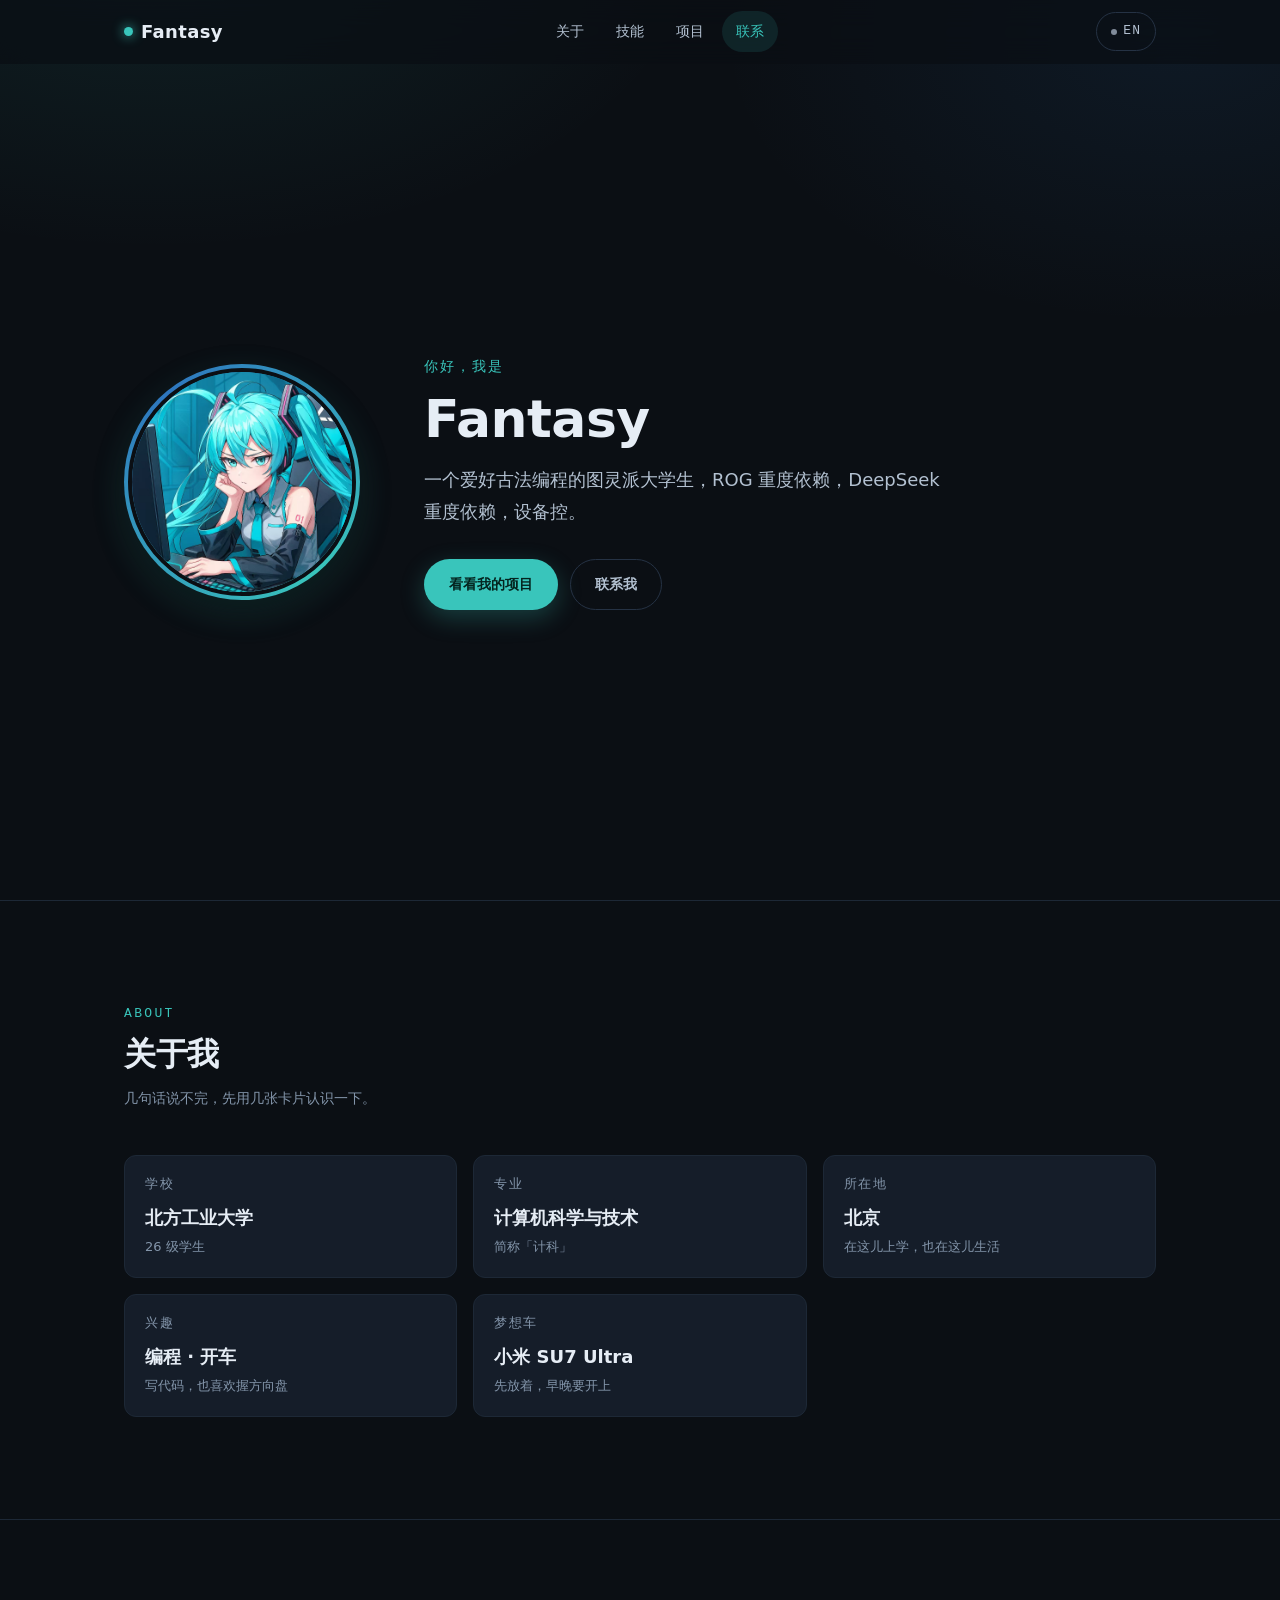
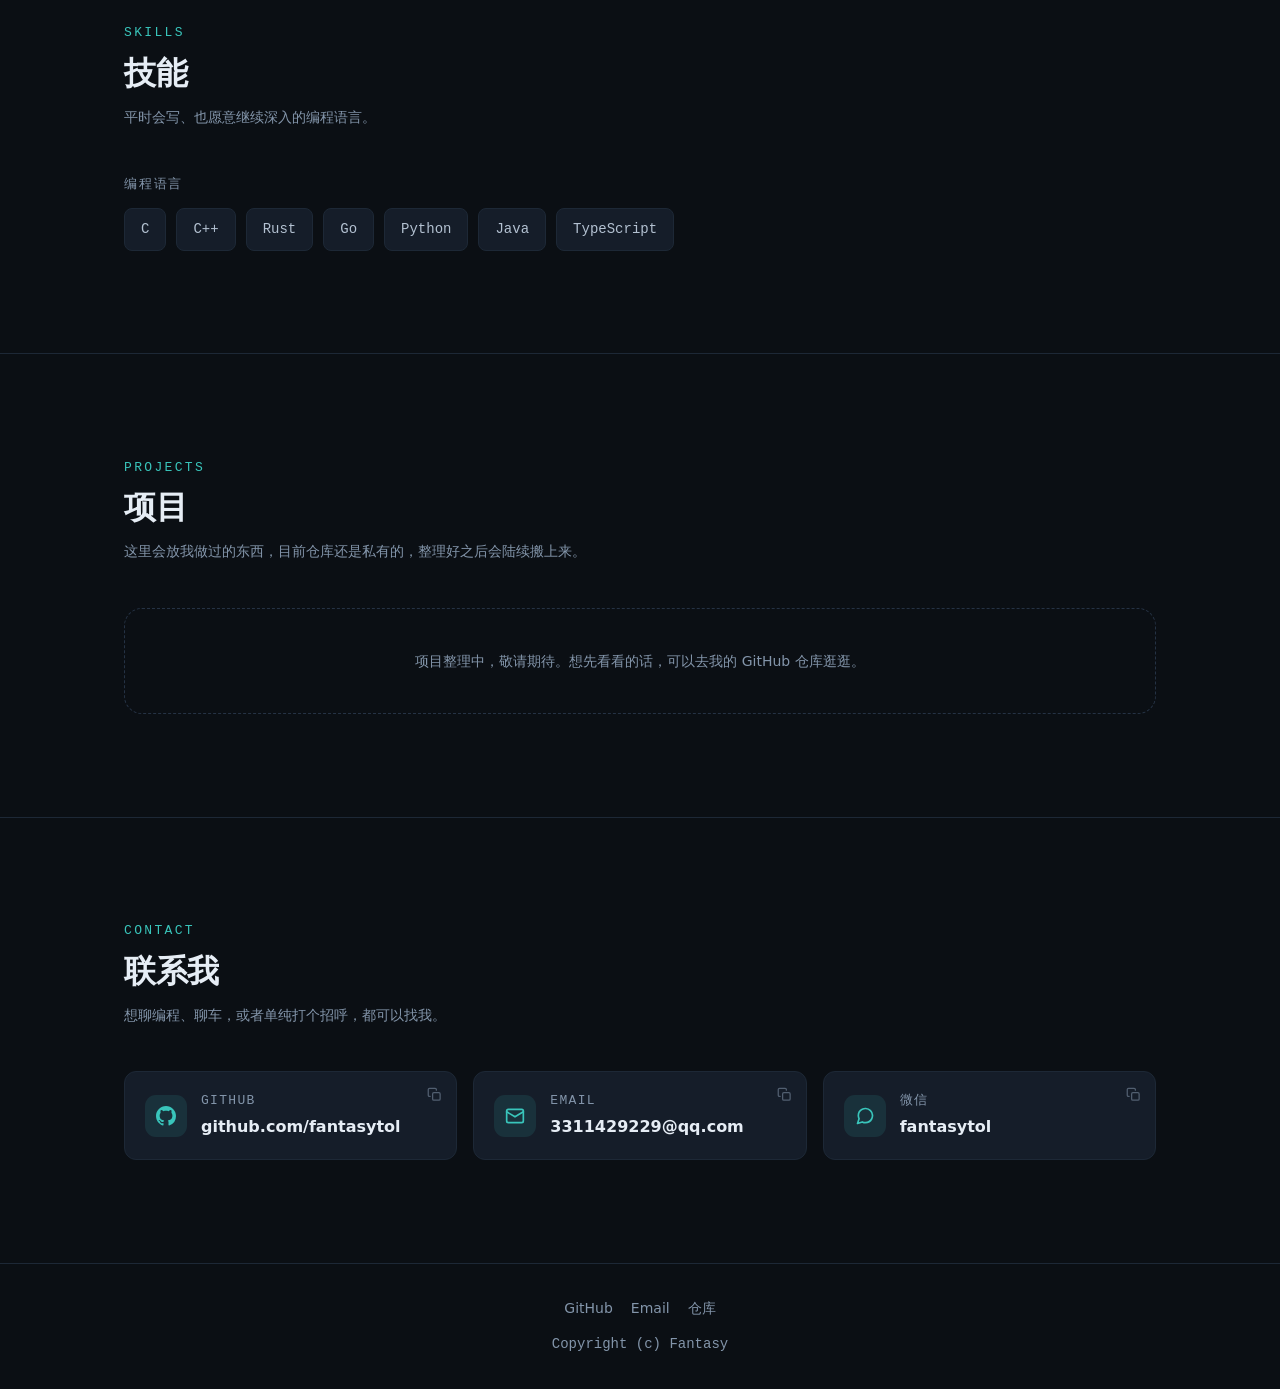
<file: index.html>
<!DOCTYPE html>
<html lang="zh-CN">
<head>
  <meta charset="UTF-8">
  <meta name="viewport" content="width=device-width, initial-scale=1">
  <title>Fantasy</title>
  <meta name="description" content="Fantasy 的个人主页入口，可跳转到中文版或英文版。">
  <link rel="icon" href="assets/SelfIntroduction/%E5%88%9D%E9%9F%B3.jpg">
  <link rel="stylesheet" href="css/SelfIntroduction/base.css">
  <link rel="stylesheet" href="css/SelfIntroduction/layout.css">
  <link rel="stylesheet" href="css/SelfIntroduction/components.css">
  <script src="js/SelfIntroduction/redirect.js" defer></script>
</head>
<body class="entry">
  <main class="entry__box">
    <img class="entry__avatar" src="assets/SelfIntroduction/%E5%88%9D%E9%9F%B3.jpg" alt="Fantasy" width="1024" height="1024">
    <h1 class="entry__title">Fantasy</h1>
    <p class="entry__text">
      正在前往个人主页……<br>
      Redirecting to the homepage…
    </p>
    <p class="entry__links">
      <a class="btn btn--primary" href="html/SelfIntroduction/zh-cn.html">中文版</a>
      <a class="btn btn--ghost" href="html/SelfIntroduction/en.html">English</a>
    </p>
    <noscript>
      <p class="entry__text">你的浏览器未启用 JavaScript，请点击上面的按钮选择语言。</p>
    </noscript>
  </main>
</body>
</html>
</file>
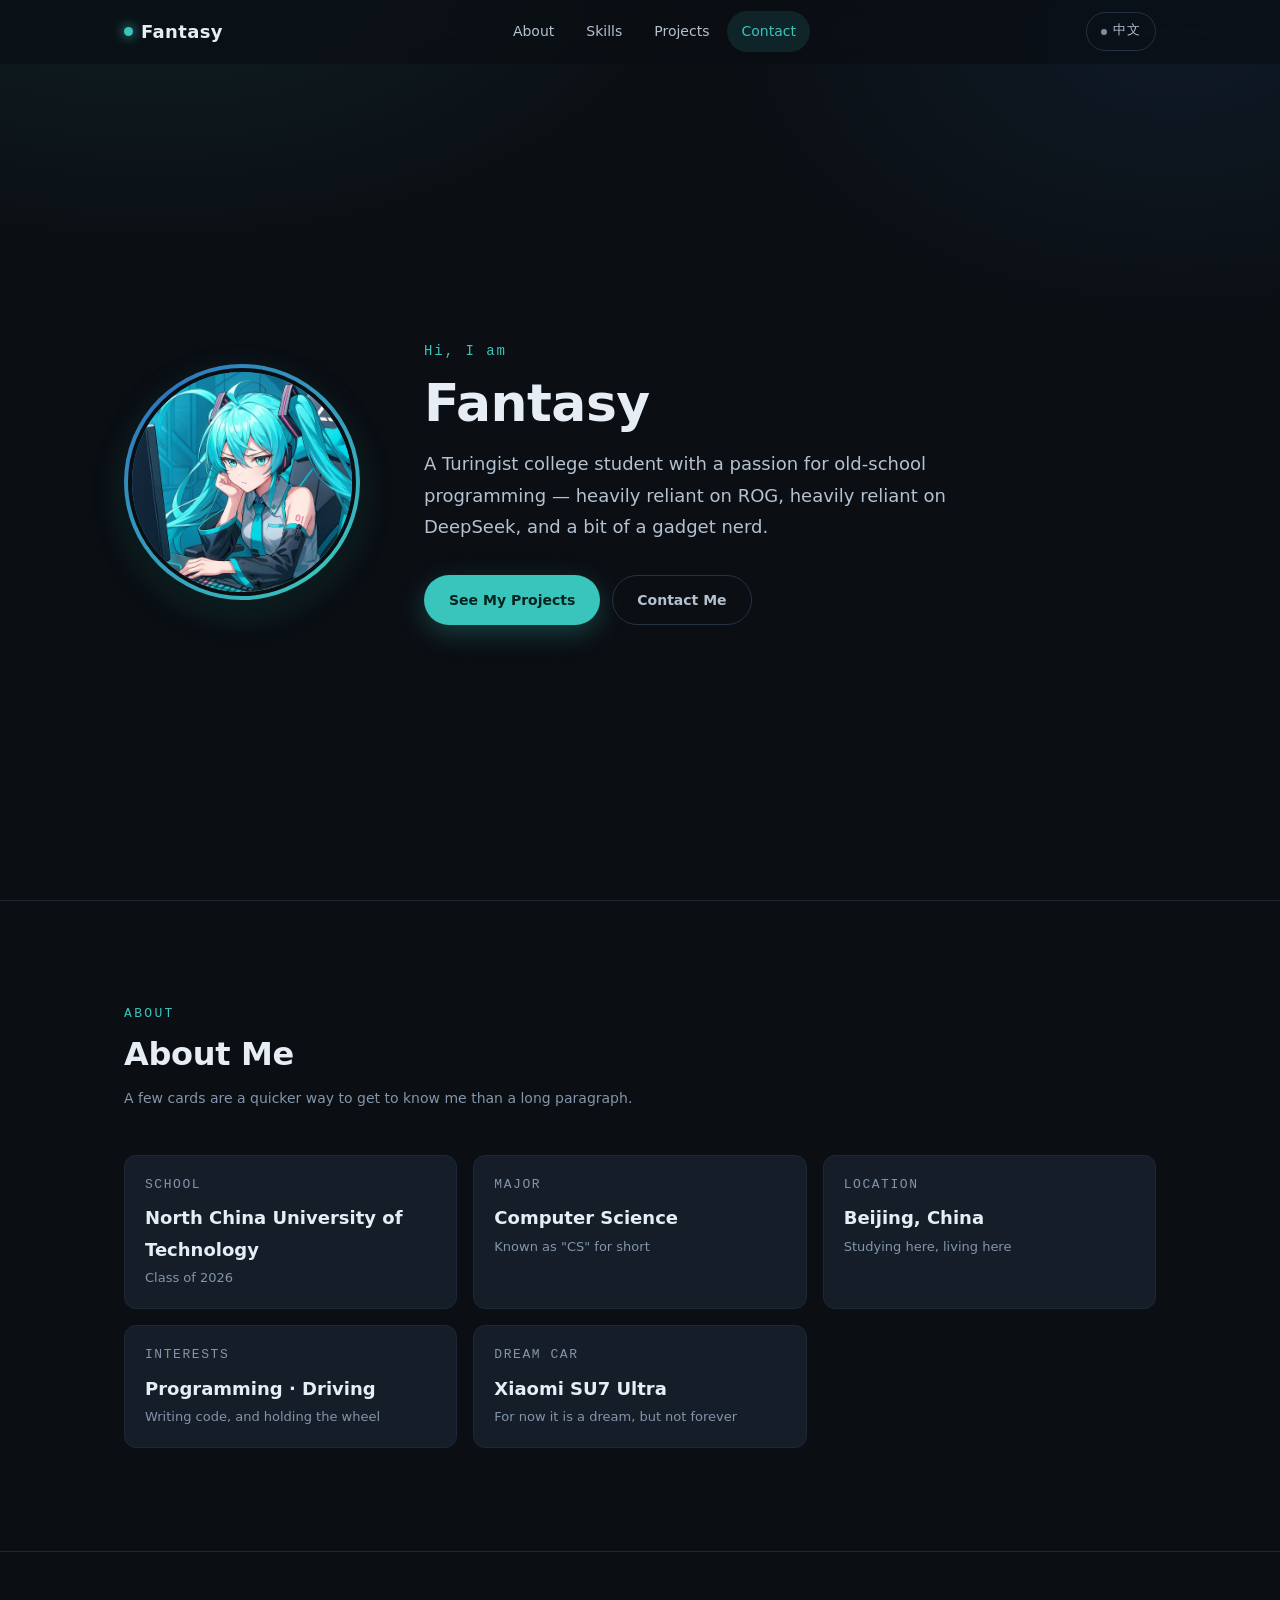
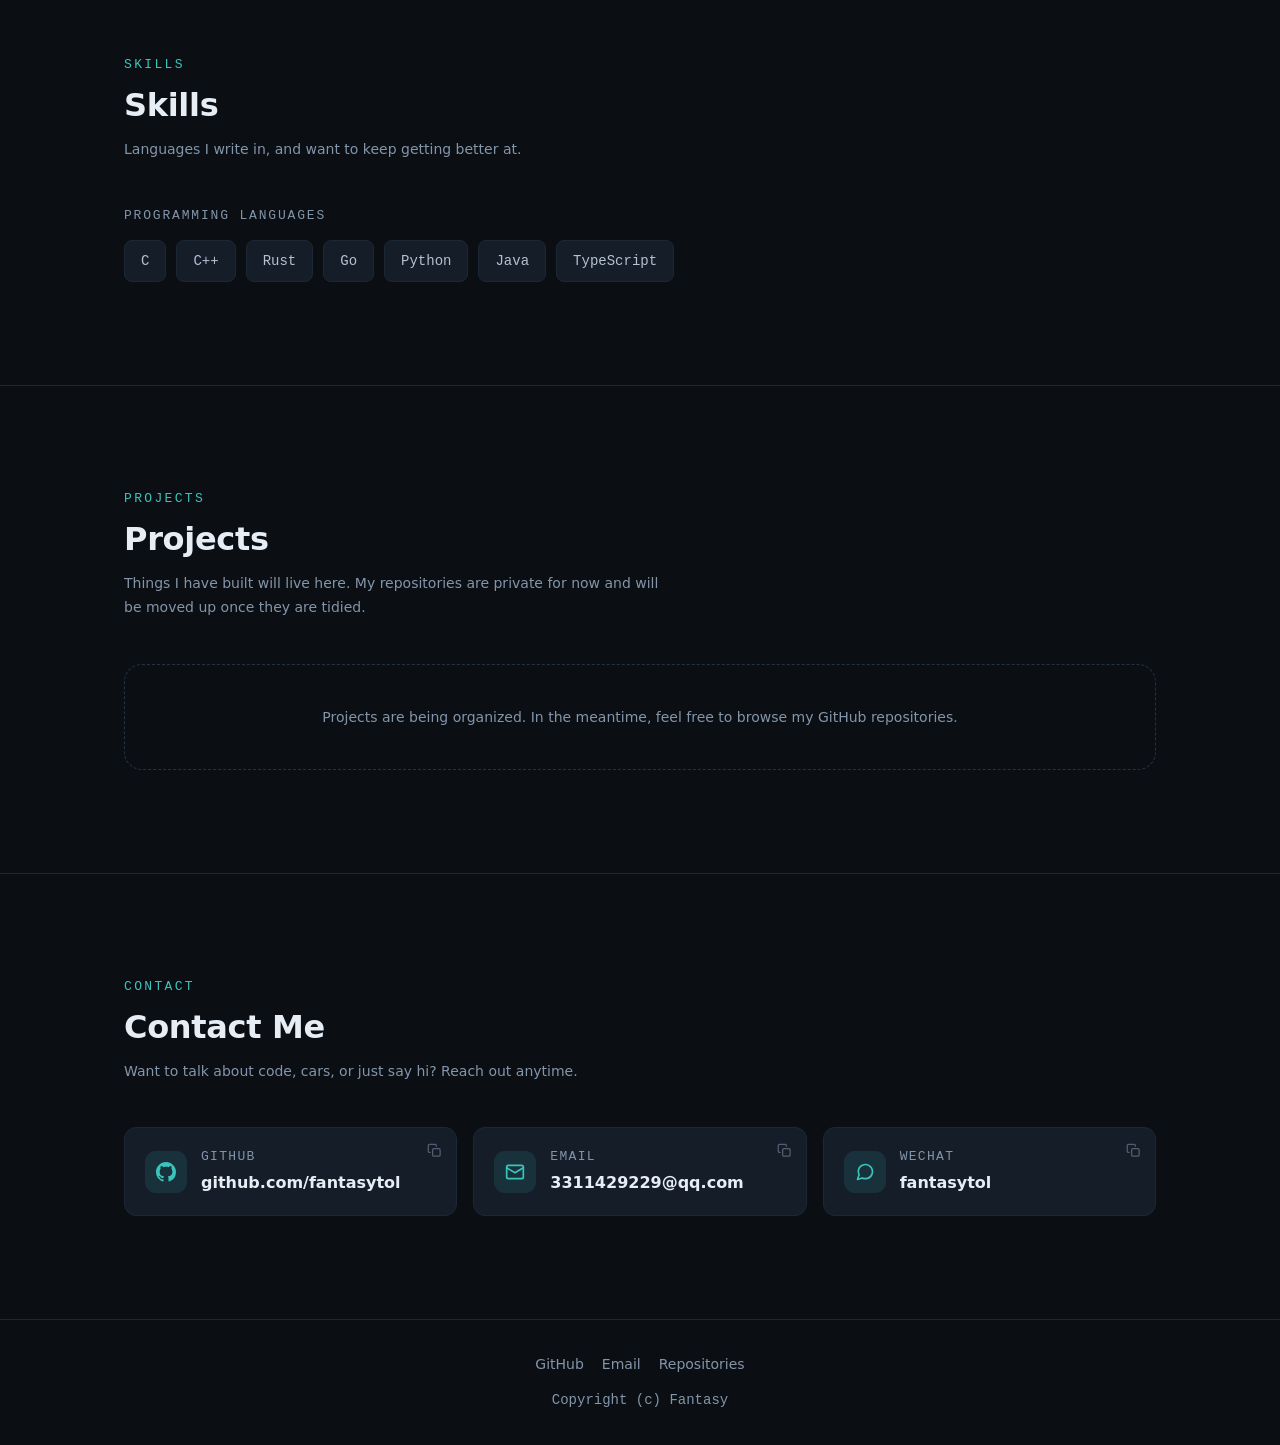
<file: html/SelfIntroduction/en.html>
<!DOCTYPE html>
<html lang="en">
<head>
  <meta charset="UTF-8">
  <meta name="viewport" content="width=device-width, initial-scale=1">
  <title>Fantasy · Homepage</title>
  <meta name="description" content="Fantasy's personal homepage — a university student who loves programming, studying Computer Science at North China University of Technology.">
  <meta name="author" content="Fantasy">
  <link rel="icon" href="../../assets/SelfIntroduction/%E5%88%9D%E9%9F%B3.jpg">
  <link rel="alternate" hreflang="zh-CN" href="zh-cn.html">
  <link rel="stylesheet" href="../../css/SelfIntroduction/base.css">
  <link rel="stylesheet" href="../../css/SelfIntroduction/layout.css">
  <link rel="stylesheet" href="../../css/SelfIntroduction/components.css">
</head>
<body>
  <a class="skip-link" href="#main">Skip to main content</a>

  <!-- ====================== Navigation ====================== -->
  <header class="nav" id="nav">
    <div class="container nav__inner">
      <a class="nav__logo" href="#top">Fantasy</a>

      <nav aria-label="Main navigation">
        <ul class="nav__list" id="nav-list">
          <li><a class="nav__link" href="#about">About</a></li>
          <li><a class="nav__link" href="#skills">Skills</a></li>
          <li><a class="nav__link" href="#projects">Projects</a></li>
          <li><a class="nav__link" href="#contact">Contact</a></li>
        </ul>
      </nav>

      <div class="nav__actions">
        <a class="lang-switch" href="zh-cn.html" data-lang="zh-cn" hreflang="zh-CN" lang="zh-CN" title="切换到中文">中文</a>
        <button class="nav__toggle" type="button" aria-expanded="false" aria-controls="nav-list" aria-label="Open navigation menu">
          <span class="nav__toggle-bars"></span>
        </button>
      </div>
    </div>
  </header>

  <main id="main">

    <!-- ====================== Hero ====================== -->
    <section class="section section--hero" id="top">
      <div class="container hero__grid">
        <div class="avatar reveal">
          <img class="avatar__img" src="../../assets/SelfIntroduction/%E5%88%9D%E9%9F%B3.jpg" alt="Fantasy's avatar" width="1024" height="1024">
        </div>

        <div class="hero__content">
          <p class="hero__eyebrow reveal">Hi, I am</p>
          <h1 class="hero__name reveal">Fantasy</h1>
          <p class="hero__tagline reveal">A Turingist college student with a passion for old-school programming — heavily reliant on ROG, heavily reliant on DeepSeek, and a bit of a gadget nerd.</p>

          <div class="hero__actions reveal">
            <a class="btn btn--primary" href="https://github.com/fantasytol?tab=repositories" target="_blank" rel="noopener">See My Projects</a>
            <a class="btn btn--ghost" href="#contact">Contact Me</a>
          </div>
        </div>
      </div>
    </section>

    <!-- ====================== About ====================== -->
    <section class="section" id="about">
      <div class="container">
        <div class="section__head reveal">
          <p class="section__eyebrow">About</p>
          <h2 class="section__title">About Me</h2>
          <p class="section__desc">A few cards are a quicker way to get to know me than a long paragraph.</p>
        </div>

        <div class="about__grid">
          <div class="info-card reveal">
            <p class="info-card__label">School</p>
            <p class="info-card__value">North China University of Technology</p>
            <p class="info-card__hint">Class of 2026</p>
          </div>

          <div class="info-card reveal">
            <p class="info-card__label">Major</p>
            <p class="info-card__value">Computer Science</p>
            <p class="info-card__hint">Known as "CS" for short</p>
          </div>

          <div class="info-card reveal">
            <p class="info-card__label">Location</p>
            <p class="info-card__value">Beijing, China</p>
            <p class="info-card__hint">Studying here, living here</p>
          </div>

          <div class="info-card reveal">
            <p class="info-card__label">Interests</p>
            <p class="info-card__value">Programming · Driving</p>
            <p class="info-card__hint">Writing code, and holding the wheel</p>
          </div>

          <div class="info-card reveal">
            <p class="info-card__label">Dream Car</p>
            <p class="info-card__value">Xiaomi SU7 Ultra</p>
            <p class="info-card__hint">For now it is a dream, but not forever</p>
          </div>
        </div>
      </div>
    </section>

    <!-- ====================== Skills ====================== -->
    <section class="section" id="skills">
      <div class="container">
        <div class="section__head reveal">
          <p class="section__eyebrow">Skills</p>
          <h2 class="section__title">Skills</h2>
          <p class="section__desc">Languages I write in, and want to keep getting better at.</p>
        </div>

        <div class="skills__group reveal">
          <p class="skills__label">Programming Languages</p>
          <ul class="tag-list">
            <li class="tag">C</li>
            <li class="tag">C++</li>
            <li class="tag">Rust</li>
            <li class="tag">Go</li>
            <li class="tag">Python</li>
            <li class="tag">Java</li>
            <li class="tag">TypeScript</li>
          </ul>
        </div>
      </div>
    </section>

    <!-- ====================== Projects ====================== -->
    <section class="section" id="projects">
      <div class="container">
        <div class="section__head reveal">
          <p class="section__eyebrow">Projects</p>
          <h2 class="section__title">Projects</h2>
          <p class="section__desc">Things I have built will live here. My repositories are private for now and will be moved up once they are tidied.</p>
        </div>

        <div class="projects__grid">

          <!--
            Project card template: to add a project, copy the block below and remove the comment wrapper.
            Put images under assets/SelfIntroduction/, and prepare thumbnails in a 16:9 ratio.

            <article class="project-card">
              <div class="project-card__thumb">
                <img src="../../assets/SelfIntroduction/project-thumb.jpg" alt="Project screenshot" width="640" height="360">
              </div>
              <div class="project-card__body">
                <h3 class="project-card__title">Project Name</h3>
                <p class="project-card__desc">One sentence about what this project does and what problem it solves.</p>
                <ul class="project-card__tags">
                  <li class="chip">Language</li>
                  <li class="chip">Framework</li>
                </ul>
                <div class="project-card__links">
                  <a class="link-arrow" href="https://github.com/fantasytol" target="_blank" rel="noopener">Source</a>
                  <a class="link-arrow" href="#">Live Demo</a>
                </div>
              </div>
            </article>
          -->

          <p class="empty-state">Projects are being organized. In the meantime, feel free to browse my GitHub repositories.</p>
        </div>
      </div>
    </section>

    <!-- ====================== Contact ====================== -->
    <section class="section" id="contact">
      <div class="container">
        <div class="section__head reveal">
          <p class="section__eyebrow">Contact</p>
          <h2 class="section__title">Contact Me</h2>
          <p class="section__desc">Want to talk about code, cars, or just say hi? Reach out anytime.</p>
        </div>

        <div class="contact__grid">
          <div class="contact-card reveal" data-copy="https://github.com/fantasytol">
            <button class="copy-btn" type="button" data-copy-target aria-label="Copy GitHub link" title="Copy link">
              <svg viewBox="0 0 24 24" width="15" height="15" fill="none" stroke="currentColor" stroke-width="2" stroke-linecap="round" stroke-linejoin="round" aria-hidden="true"><rect x="9" y="9" width="12" height="12" rx="2"/><path d="M5 15H4a2 2 0 0 1-2-2V4a2 2 0 0 1 2-2h9a2 2 0 0 1 2 2v1"/></svg>
            </button>
            <span class="contact-card__icon" aria-hidden="true">
              <svg viewBox="0 0 16 16" width="20" height="20" fill="currentColor"><path d="M8 0C3.58 0 0 3.58 0 8c0 3.54 2.29 6.53 5.47 7.59.4.07.55-.17.55-.38 0-.19-.01-.82-.01-1.49-2.01.37-2.53-.49-2.69-.94-.09-.23-.48-.94-.82-1.13-.28-.15-.68-.52-.01-.53.63-.01 1.08.58 1.23.82.72 1.21 1.87.87 2.33.66.07-.52.28-.87.51-1.07-1.78-.2-3.64-.89-3.64-3.95 0-.87.31-1.59.82-2.15-.08-.2-.36-1.02.08-2.12 0 0 .67-.21 2.2.82.64-.18 1.32-.27 2-.27s1.36.09 2 .27c1.53-1.04 2.2-.82 2.2-.82.44 1.1.16 1.92.08 2.12.51.56.82 1.27.82 2.15 0 3.07-1.87 3.75-3.65 3.95.29.25.54.73.54 1.48 0 1.07-.01 1.93-.01 2.2 0 .21.15.46.55.38A8.01 8.01 0 0 0 16 8c0-4.42-3.58-8-8-8Z"/></svg>
            </span>
            <span class="contact-card__body">
              <span class="contact-card__label">GitHub</span>
              <span class="contact-card__value">github.com/fantasytol</span>
            </span>
          </div>

          <div class="contact-card reveal" data-copy="3311429229@qq.com">
            <button class="copy-btn" type="button" data-copy-target aria-label="Copy email address" title="Copy email">
              <svg viewBox="0 0 24 24" width="15" height="15" fill="none" stroke="currentColor" stroke-width="2" stroke-linecap="round" stroke-linejoin="round" aria-hidden="true"><rect x="9" y="9" width="12" height="12" rx="2"/><path d="M5 15H4a2 2 0 0 1-2-2V4a2 2 0 0 1 2-2h9a2 2 0 0 1 2 2v1"/></svg>
            </button>
            <span class="contact-card__icon" aria-hidden="true">
              <svg viewBox="0 0 24 24" width="20" height="20" fill="none" stroke="currentColor" stroke-width="2" stroke-linecap="round" stroke-linejoin="round"><rect x="2" y="4" width="20" height="16" rx="2"/><path d="m2 7 10 6 10-6"/></svg>
            </span>
            <span class="contact-card__body">
              <span class="contact-card__label">Email</span>
              <span class="contact-card__value">3311429229@qq.com</span>
            </span>
          </div>

          <div class="contact-card reveal" data-copy="fantasytol">
            <button class="copy-btn" type="button" data-copy-target aria-label="Copy WeChat ID" title="Copy WeChat ID">
              <svg viewBox="0 0 24 24" width="15" height="15" fill="none" stroke="currentColor" stroke-width="2" stroke-linecap="round" stroke-linejoin="round" aria-hidden="true"><rect x="9" y="9" width="12" height="12" rx="2"/><path d="M5 15H4a2 2 0 0 1-2-2V4a2 2 0 0 1 2-2h9a2 2 0 0 1 2 2v1"/></svg>
            </button>
            <span class="contact-card__icon" aria-hidden="true">
              <svg viewBox="0 0 24 24" width="20" height="20" fill="none" stroke="currentColor" stroke-width="2" stroke-linecap="round" stroke-linejoin="round"><path d="M21 11.5a8.38 8.38 0 0 1-.9 3.8 8.5 8.5 0 0 1-7.6 4.7 8.38 8.38 0 0 1-3.8-.9L3 21l1.9-5.7a8.38 8.38 0 0 1-.9-3.8 8.5 8.5 0 0 1 4.7-7.6 8.38 8.38 0 0 1 3.8-.9h.5a8.48 8.48 0 0 1 8 8V11Z"/></svg>
            </span>
            <span class="contact-card__body">
              <span class="contact-card__label">WeChat</span>
              <span class="contact-card__value">fantasytol</span>
            </span>
          </div>
        </div>
      </div>
    </section>
  </main>

  <!-- ====================== Footer ====================== -->
  <footer class="footer">
    <div class="container footer__inner">
      <nav class="footer__social" aria-label="Social links">
        <a href="https://github.com/fantasytol" target="_blank" rel="noopener">GitHub</a>
        <a href="mailto:3311429229@qq.com">Email</a>
        <a href="https://github.com/fantasytol?tab=repositories" target="_blank" rel="noopener">Repositories</a>
      </nav>
      <p class="footer__copy">Copyright (c) Fantasy</p>
    </div>
  </footer>

  <script src="../../js/SelfIntroduction/nav.js" defer></script>
  <script src="../../js/SelfIntroduction/reveal.js" defer></script>
  <script src="../../js/SelfIntroduction/copy.js" defer></script>
</body>
</html>
</file>
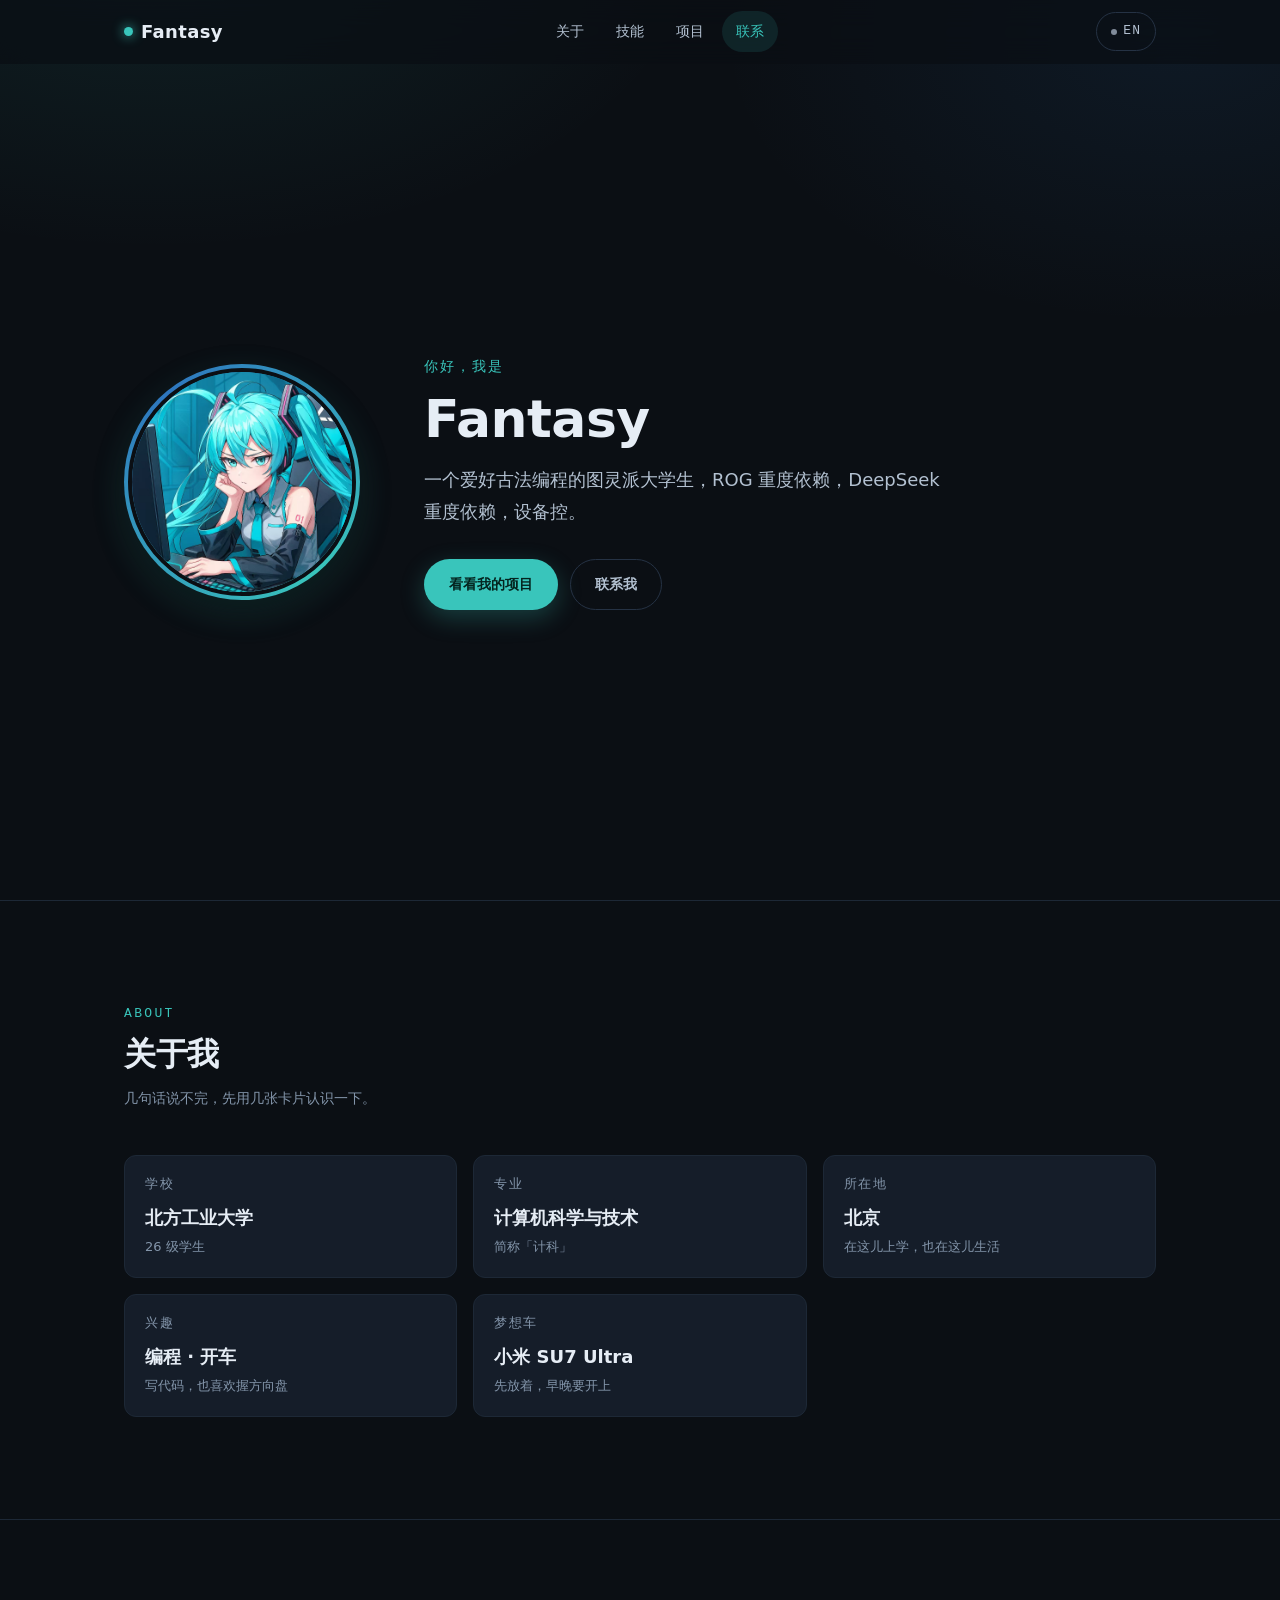
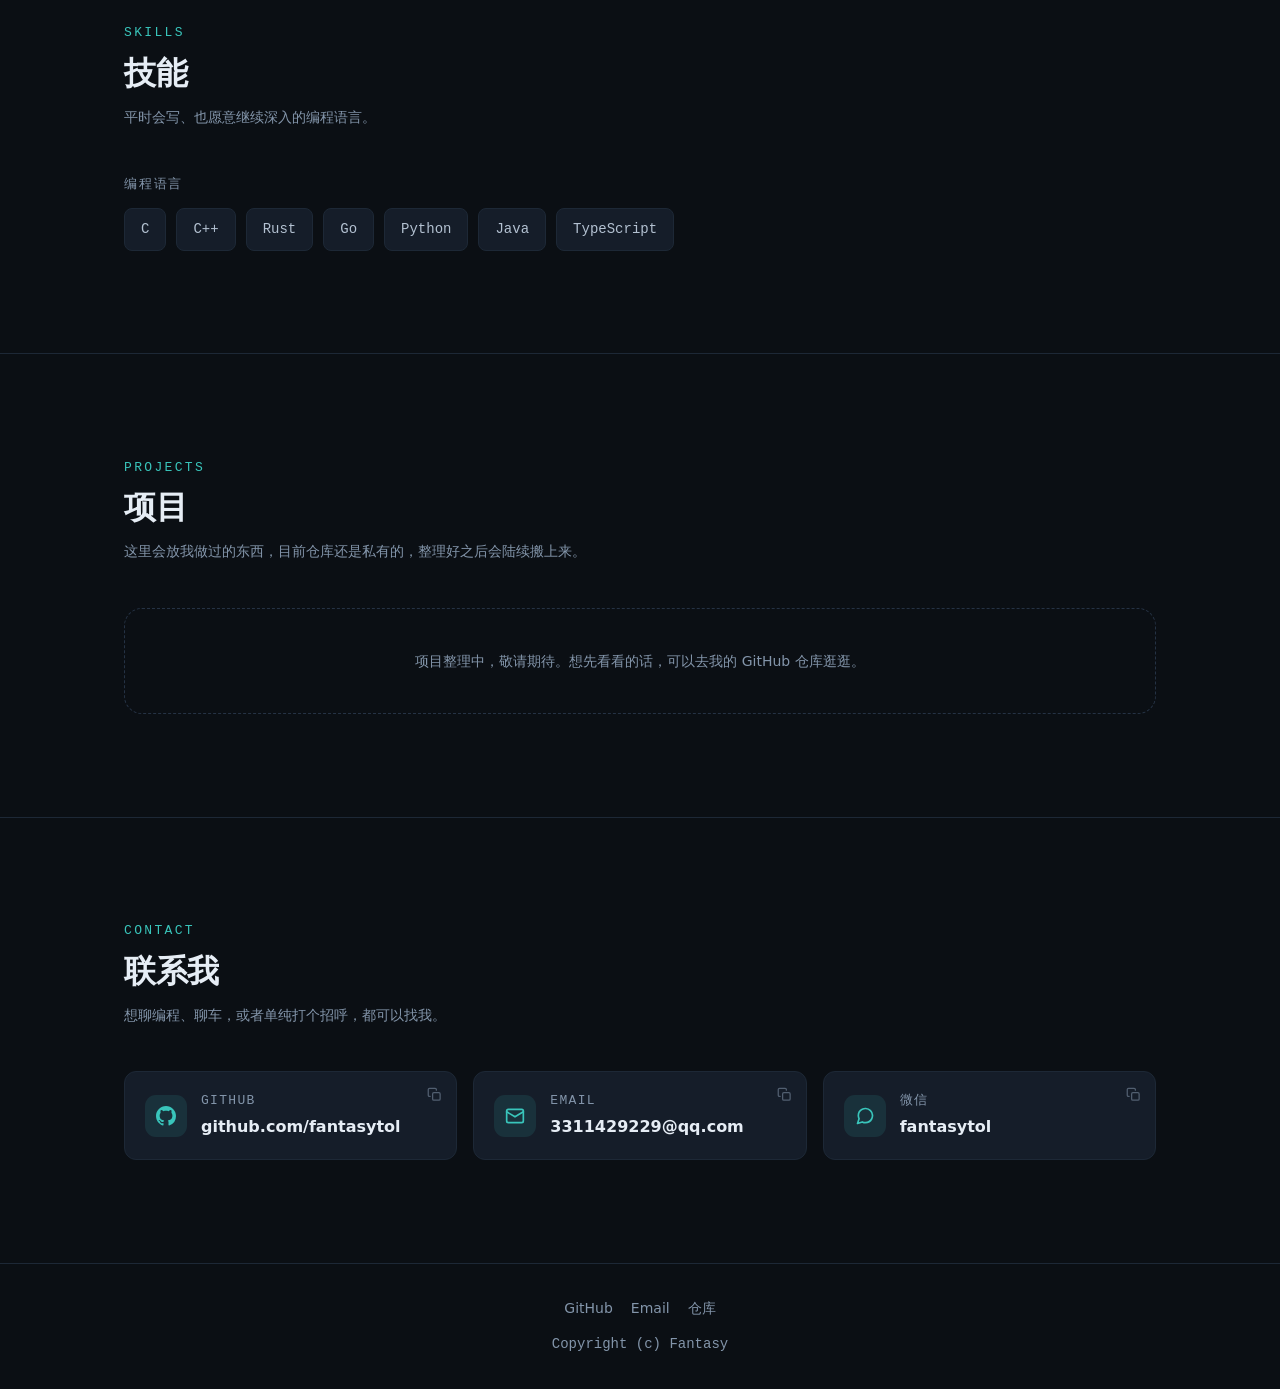
<file: html/SelfIntroduction/zh-cn.html>
<!DOCTYPE html>
<html lang="zh-CN">
<head>
  <meta charset="UTF-8">
  <meta name="viewport" content="width=device-width, initial-scale=1">
  <title>Fantasy · 个人主页</title>
  <meta name="description" content="Fantasy 的个人主页 —— 一个爱好编程的大学生，北方工业大学计算机科学与技术专业，热爱编程与开车。">
  <meta name="author" content="Fantasy">
  <link rel="icon" href="../../assets/SelfIntroduction/%E5%88%9D%E9%9F%B3.jpg">
  <link rel="alternate" hreflang="en" href="en.html">
  <link rel="stylesheet" href="../../css/SelfIntroduction/base.css">
  <link rel="stylesheet" href="../../css/SelfIntroduction/layout.css">
  <link rel="stylesheet" href="../../css/SelfIntroduction/components.css">
</head>
<body>
  <a class="skip-link" href="#main">跳到主要内容</a>

  <!-- ====================== 导航栏 ====================== -->
  <header class="nav" id="nav">
    <div class="container nav__inner">
      <a class="nav__logo" href="#top">Fantasy</a>

      <nav aria-label="主导航">
        <ul class="nav__list" id="nav-list">
          <li><a class="nav__link" href="#about">关于</a></li>
          <li><a class="nav__link" href="#skills">技能</a></li>
          <li><a class="nav__link" href="#projects">项目</a></li>
          <li><a class="nav__link" href="#contact">联系</a></li>
        </ul>
      </nav>

      <div class="nav__actions">
        <a class="lang-switch" href="en.html" data-lang="en" hreflang="en" lang="en" title="Switch to English">EN</a>
        <button class="nav__toggle" type="button" aria-expanded="false" aria-controls="nav-list" aria-label="打开导航菜单">
          <span class="nav__toggle-bars"></span>
        </button>
      </div>
    </div>
  </header>

  <main id="main">

    <!-- ====================== Hero 主视觉 ====================== -->
    <section class="section section--hero" id="top">
      <div class="container hero__grid">
        <div class="avatar reveal">
          <img class="avatar__img" src="../../assets/SelfIntroduction/%E5%88%9D%E9%9F%B3.jpg" alt="Fantasy 的头像" width="1024" height="1024">
        </div>

        <div class="hero__content">
          <p class="hero__eyebrow reveal">你好，我是</p>
          <h1 class="hero__name reveal">Fantasy</h1>
          <p class="hero__tagline reveal">一个爱好古法编程的图灵派大学生，ROG 重度依赖，DeepSeek 重度依赖，设备控。</p>

          <div class="hero__actions reveal">
            <a class="btn btn--primary" href="https://github.com/fantasytol?tab=repositories" target="_blank" rel="noopener">看看我的项目</a>
            <a class="btn btn--ghost" href="#contact">联系我</a>
          </div>
        </div>
      </div>
    </section>

    <!-- ====================== 关于我 ====================== -->
    <section class="section" id="about">
      <div class="container">
        <div class="section__head reveal">
          <p class="section__eyebrow">About</p>
          <h2 class="section__title">关于我</h2>
          <p class="section__desc">几句话说不完，先用几张卡片认识一下。</p>
        </div>

        <div class="about__grid">
          <div class="info-card reveal">
            <p class="info-card__label">学校</p>
            <p class="info-card__value">北方工业大学</p>
            <p class="info-card__hint">26 级学生</p>
          </div>

          <div class="info-card reveal">
            <p class="info-card__label">专业</p>
            <p class="info-card__value">计算机科学与技术</p>
            <p class="info-card__hint">简称「计科」</p>
          </div>

          <div class="info-card reveal">
            <p class="info-card__label">所在地</p>
            <p class="info-card__value">北京</p>
            <p class="info-card__hint">在这儿上学，也在这儿生活</p>
          </div>

          <div class="info-card reveal">
            <p class="info-card__label">兴趣</p>
            <p class="info-card__value">编程 · 开车</p>
            <p class="info-card__hint">写代码，也喜欢握方向盘</p>
          </div>

          <div class="info-card reveal">
            <p class="info-card__label">梦想车</p>
            <p class="info-card__value">小米 SU7 Ultra</p>
            <p class="info-card__hint">先放着，早晚要开上</p>
          </div>
        </div>
      </div>
    </section>

    <!-- ====================== 技能 ====================== -->
    <section class="section" id="skills">
      <div class="container">
        <div class="section__head reveal">
          <p class="section__eyebrow">Skills</p>
          <h2 class="section__title">技能</h2>
          <p class="section__desc">平时会写、也愿意继续深入的编程语言。</p>
        </div>

        <div class="skills__group reveal">
          <p class="skills__label">编程语言</p>
          <ul class="tag-list">
            <li class="tag">C</li>
            <li class="tag">C++</li>
            <li class="tag">Rust</li>
            <li class="tag">Go</li>
            <li class="tag">Python</li>
            <li class="tag">Java</li>
            <li class="tag">TypeScript</li>
          </ul>
        </div>
      </div>
    </section>

    <!-- ====================== 项目 ====================== -->
    <section class="section" id="projects">
      <div class="container">
        <div class="section__head reveal">
          <p class="section__eyebrow">Projects</p>
          <h2 class="section__title">项目</h2>
          <p class="section__desc">这里会放我做过的东西，目前仓库还是私有的，整理好之后会陆续搬上来。</p>
        </div>

        <div class="projects__grid">

          <!--
            项目卡片模板：需要新增项目时，把下面整段复制出来，去掉注释包裹即可。
            图片建议放在 assets/SelfIntroduction/ 下，缩略图按 16:9 比例准备。

            <article class="project-card">
              <div class="project-card__thumb">
                <img src="../../assets/SelfIntroduction/项目缩略图.jpg" alt="项目截图" width="640" height="360">
              </div>
              <div class="project-card__body">
                <h3 class="project-card__title">项目名称</h3>
                <p class="project-card__desc">一句话说明这个项目做了什么、解决了什么问题。</p>
                <ul class="project-card__tags">
                  <li class="chip">语言</li>
                  <li class="chip">框架</li>
                </ul>
                <div class="project-card__links">
                  <a class="link-arrow" href="https://github.com/fantasytol" target="_blank" rel="noopener">源码</a>
                  <a class="link-arrow" href="#">在线预览</a>
                </div>
              </div>
            </article>
          -->

          <p class="empty-state">项目整理中，敬请期待。想先看看的话，可以去我的 GitHub 仓库逛逛。</p>
        </div>
      </div>
    </section>

    <!-- ====================== 联系我 ====================== -->
    <section class="section" id="contact">
      <div class="container">
        <div class="section__head reveal">
          <p class="section__eyebrow">Contact</p>
          <h2 class="section__title">联系我</h2>
          <p class="section__desc">想聊编程、聊车，或者单纯打个招呼，都可以找我。</p>
        </div>

        <div class="contact__grid">
          <div class="contact-card reveal" data-copy="https://github.com/fantasytol">
            <button class="copy-btn" type="button" data-copy-target aria-label="复制 GitHub 链接" title="复制链接">
              <svg viewBox="0 0 24 24" width="15" height="15" fill="none" stroke="currentColor" stroke-width="2" stroke-linecap="round" stroke-linejoin="round" aria-hidden="true"><rect x="9" y="9" width="12" height="12" rx="2"/><path d="M5 15H4a2 2 0 0 1-2-2V4a2 2 0 0 1 2-2h9a2 2 0 0 1 2 2v1"/></svg>
            </button>
            <span class="contact-card__icon" aria-hidden="true">
              <svg viewBox="0 0 16 16" width="20" height="20" fill="currentColor"><path d="M8 0C3.58 0 0 3.58 0 8c0 3.54 2.29 6.53 5.47 7.59.4.07.55-.17.55-.38 0-.19-.01-.82-.01-1.49-2.01.37-2.53-.49-2.69-.94-.09-.23-.48-.94-.82-1.13-.28-.15-.68-.52-.01-.53.63-.01 1.08.58 1.23.82.72 1.21 1.87.87 2.33.66.07-.52.28-.87.51-1.07-1.78-.2-3.64-.89-3.64-3.95 0-.87.31-1.59.82-2.15-.08-.2-.36-1.02.08-2.12 0 0 .67-.21 2.2.82.64-.18 1.32-.27 2-.27s1.36.09 2 .27c1.53-1.04 2.2-.82 2.2-.82.44 1.1.16 1.92.08 2.12.51.56.82 1.27.82 2.15 0 3.07-1.87 3.75-3.65 3.95.29.25.54.73.54 1.48 0 1.07-.01 1.93-.01 2.2 0 .21.15.46.55.38A8.01 8.01 0 0 0 16 8c0-4.42-3.58-8-8-8Z"/></svg>
            </span>
            <span class="contact-card__body">
              <span class="contact-card__label">GitHub</span>
              <span class="contact-card__value">github.com/fantasytol</span>
            </span>
          </div>

          <div class="contact-card reveal" data-copy="3311429229@qq.com">
            <button class="copy-btn" type="button" data-copy-target aria-label="复制邮箱地址" title="复制邮箱">
              <svg viewBox="0 0 24 24" width="15" height="15" fill="none" stroke="currentColor" stroke-width="2" stroke-linecap="round" stroke-linejoin="round" aria-hidden="true"><rect x="9" y="9" width="12" height="12" rx="2"/><path d="M5 15H4a2 2 0 0 1-2-2V4a2 2 0 0 1 2-2h9a2 2 0 0 1 2 2v1"/></svg>
            </button>
            <span class="contact-card__icon" aria-hidden="true">
              <svg viewBox="0 0 24 24" width="20" height="20" fill="none" stroke="currentColor" stroke-width="2" stroke-linecap="round" stroke-linejoin="round"><rect x="2" y="4" width="20" height="16" rx="2"/><path d="m2 7 10 6 10-6"/></svg>
            </span>
            <span class="contact-card__body">
              <span class="contact-card__label">Email</span>
              <span class="contact-card__value">3311429229@qq.com</span>
            </span>
          </div>

          <div class="contact-card reveal" data-copy="fantasytol">
            <button class="copy-btn" type="button" data-copy-target aria-label="复制微信号" title="复制微信号">
              <svg viewBox="0 0 24 24" width="15" height="15" fill="none" stroke="currentColor" stroke-width="2" stroke-linecap="round" stroke-linejoin="round" aria-hidden="true"><rect x="9" y="9" width="12" height="12" rx="2"/><path d="M5 15H4a2 2 0 0 1-2-2V4a2 2 0 0 1 2-2h9a2 2 0 0 1 2 2v1"/></svg>
            </button>
            <span class="contact-card__icon" aria-hidden="true">
              <svg viewBox="0 0 24 24" width="20" height="20" fill="none" stroke="currentColor" stroke-width="2" stroke-linecap="round" stroke-linejoin="round"><path d="M21 11.5a8.38 8.38 0 0 1-.9 3.8 8.5 8.5 0 0 1-7.6 4.7 8.38 8.38 0 0 1-3.8-.9L3 21l1.9-5.7a8.38 8.38 0 0 1-.9-3.8 8.5 8.5 0 0 1 4.7-7.6 8.38 8.38 0 0 1 3.8-.9h.5a8.48 8.48 0 0 1 8 8V11Z"/></svg>
            </span>
            <span class="contact-card__body">
              <span class="contact-card__label">微信</span>
              <span class="contact-card__value">fantasytol</span>
            </span>
          </div>
        </div>
      </div>
    </section>
  </main>

  <!-- ====================== 页脚 ====================== -->
  <footer class="footer">
    <div class="container footer__inner">
      <nav class="footer__social" aria-label="社交链接">
        <a href="https://github.com/fantasytol" target="_blank" rel="noopener">GitHub</a>
        <a href="mailto:3311429229@qq.com">Email</a>
        <a href="https://github.com/fantasytol?tab=repositories" target="_blank" rel="noopener">仓库</a>
      </nav>
      <p class="footer__copy">Copyright (c) Fantasy</p>
    </div>
  </footer>

  <script src="../../js/SelfIntroduction/nav.js" defer></script>
  <script src="../../js/SelfIntroduction/reveal.js" defer></script>
  <script src="../../js/SelfIntroduction/copy.js" defer></script>
</body>
</html>
</file>
<file: css/SelfIntroduction/base.css>
/* ==========================================================================
   base.css — 设计变量 / 重置 / 排版 / 通用工具类
   项目：SelfIntroduction
   ========================================================================== */

:root {
  color-scheme: dark;

  /* ---- 配色：深色底 + 初音绿强调色 ---- */
  --color-bg:            #0b0f14;
  --color-bg-soft:       #101720;
  --color-surface:       #151d29;
  --color-surface-2:     #1c2735;
  --color-border:        #253244;
  --color-border-soft:   #1d2836;

  --color-text:          #e6edf5;
  --color-text-soft:     #b3c1d1;
  --color-text-muted:    #8395aa;

  --color-accent:        #39c5bb;
  --color-accent-strong: #2aa79e;
  --color-accent-soft:   rgba(57, 197, 187, 0.12);
  --color-accent-line:   rgba(57, 197, 187, 0.38);
  --color-on-accent:     #04241f;

  /* ---- 字体 ---- */
  --font-sans: "PingFang SC", "Noto Sans SC", "Microsoft YaHei", system-ui, -apple-system, "Segoe UI", Roboto, sans-serif;
  --font-mono: "JetBrains Mono", "Cascadia Code", Consolas, "Courier New", monospace;

  /* ---- 字号 ---- */
  --fs-100: 0.8125rem;
  --fs-200: 0.875rem;
  --fs-300: 1rem;
  --fs-400: 1.125rem;
  --fs-500: clamp(1.25rem, 2.2vw, 1.5rem);
  --fs-600: clamp(1.5rem, 3vw, 2rem);
  --fs-700: clamp(2.125rem, 5vw, 3.25rem);

  /* ---- 间距 ---- */
  --space-1: 0.25rem;
  --space-2: 0.5rem;
  --space-3: 0.75rem;
  --space-4: 1rem;
  --space-5: 1.5rem;
  --space-6: 2rem;
  --space-7: 3rem;

  /* ---- 圆角 / 阴影 ---- */
  --radius-sm: 8px;
  --radius-md: 12px;
  --radius-lg: 18px;
  --radius-pill: 999px;

  --shadow-sm:   0 1px 2px rgba(0, 0, 0, 0.30);
  --shadow-md:   0 10px 28px rgba(0, 0, 0, 0.38);
  --shadow-glow: 0 12px 34px rgba(57, 197, 187, 0.18);

  /* ---- 布局 ---- */
  --nav-height: 64px;
  --container: 1080px;

  /* ---- 动效 ---- */
  --transition: 180ms cubic-bezier(0.4, 0, 0.2, 1);
}

/* ---- 重置 ---- */
*,
*::before,
*::after { box-sizing: border-box; }

html {
  scroll-behavior: smooth;
  scroll-padding-top: calc(var(--nav-height) + 16px);
}

body {
  margin: 0;
  background-color: var(--color-bg);
  background-image:
    radial-gradient(900px 520px at 12% -8%, rgba(57, 197, 187, 0.10), transparent 62%),
    radial-gradient(760px 480px at 92% 4%, rgba(46, 118, 190, 0.10), transparent 60%);
  background-repeat: no-repeat;
  background-attachment: fixed;
  color: var(--color-text);
  font-family: var(--font-sans);
  font-size: var(--fs-300);
  line-height: 1.75;
  -webkit-font-smoothing: antialiased;
  -moz-osx-font-smoothing: grayscale;
  text-rendering: optimizeLegibility;
}

h1, h2, h3, h4 {
  margin: 0;
  font-weight: 700;
  line-height: 1.25;
  letter-spacing: -0.01em;
}

p { margin: 0; }

ul, ol {
  margin: 0;
  padding: 0;
  list-style: none;
}

img {
  display: block;
  max-width: 100%;
  height: auto;
}

a {
  color: inherit;
  text-decoration: none;
}

button {
  font: inherit;
  color: inherit;
  background: none;
  border: none;
  cursor: pointer;
}

/* ---- 焦点样式（键盘可达性） ---- */
:focus-visible {
  outline: 2px solid var(--color-accent);
  outline-offset: 3px;
  border-radius: 4px;
}

::selection {
  background: var(--color-accent);
  color: var(--color-on-accent);
}

/* ---- 滚动条 ---- */
::-webkit-scrollbar { width: 10px; height: 10px; }
::-webkit-scrollbar-track { background: var(--color-bg); }
::-webkit-scrollbar-thumb {
  background: var(--color-border);
  border: 2px solid var(--color-bg);
  border-radius: var(--radius-pill);
}
::-webkit-scrollbar-thumb:hover { background: var(--color-accent-strong); }

/* ---- 工具类 ---- */
.sr-only {
  position: absolute;
  width: 1px;
  height: 1px;
  padding: 0;
  margin: -1px;
  overflow: hidden;
  clip: rect(0 0 0 0);
  white-space: nowrap;
  border: 0;
}

.text-muted  { color: var(--color-text-muted); }
.text-accent { color: var(--color-accent); }

/* ---- 跳转主内容（跳过导航） ---- */
.skip-link {
  position: absolute;
  top: -100px;
  left: 16px;
  z-index: 100;
  padding: 10px 18px;
  border-radius: var(--radius-pill);
  background: var(--color-accent);
  color: var(--color-on-accent);
  font-size: var(--fs-200);
  font-weight: 600;
  transition: top var(--transition);
}
.skip-link:focus { top: 12px; }

/* ---- 尊重「减少动态效果」偏好 ---- */
@media (prefers-reduced-motion: reduce) {
  html { scroll-behavior: auto; }

  *,
  *::before,
  *::after {
    animation-duration: 0.01ms !important;
    animation-iteration-count: 1 !important;
    transition-duration: 0.01ms !important;
    scroll-behavior: auto !important;
  }
}
</file>
<file: css/SelfIntroduction/layout.css>
/* ==========================================================================
   layout.css — 容器 / 分区 / 栅格 / 响应式
   项目：SelfIntroduction
   ========================================================================== */

/* ---- 容器 ---- */
.container {
  width: 100%;
  max-width: var(--container);
  margin-inline: auto;
  padding-inline: 24px;
}

/* ---- 通用分区 ---- */
.section {
  padding-block: clamp(56px, 8vw, 104px);
  border-top: 1px solid var(--color-border-soft);
}

.section--hero {
  display: flex;
  align-items: center;
  min-height: calc(100svh - var(--nav-height));
  padding-block: clamp(40px, 6vw, 72px);
  border-top: 0;
}

.section__head { margin-bottom: clamp(28px, 4vw, 44px); }

.section__eyebrow {
  font-family: var(--font-mono);
  font-size: var(--fs-100);
  letter-spacing: 0.18em;
  text-transform: uppercase;
  color: var(--color-accent);
}

.section__title {
  margin-top: var(--space-2);
  font-size: var(--fs-600);
}

.section__desc {
  max-width: 60ch;
  margin-top: var(--space-3);
  color: var(--color-text-muted);
  font-size: var(--fs-200);
}

/* ---- Hero 栅格：头像 + 文案 ---- */
.hero__grid {
  display: grid;
  grid-template-columns: auto minmax(0, 1fr);
  align-items: center;
  gap: clamp(28px, 5vw, 64px);
  width: 100%;
}

/* 防止长文本撑破栅格 */
.hero__content { min-width: 0; }

/* ---- 关于我：信息卡片栅格 ---- */
.about__grid {
  display: grid;
  grid-template-columns: repeat(auto-fit, minmax(280px, 1fr));
  gap: 16px;
}

/* ---- 技能：分组 ---- */
.skills__group + .skills__group { margin-top: var(--space-5); }

.skills__label {
  margin-bottom: var(--space-3);
  font-family: var(--font-mono);
  font-size: var(--fs-100);
  letter-spacing: 0.14em;
  text-transform: uppercase;
  color: var(--color-text-muted);
}

/* ---- 项目：卡片栅格 ---- */
.projects__grid {
  display: grid;
  grid-template-columns: repeat(auto-fill, minmax(280px, 1fr));
  gap: 20px;
}

/* ---- 联系：卡片栅格 ---- */
.contact__grid {
  display: grid;
  grid-template-columns: repeat(auto-fit, minmax(250px, 1fr));
  gap: 16px;
}

/* ---- 页脚：三链接一行，版权在正下方 ---- */
.footer__inner {
  display: flex;
  flex-direction: column;
  align-items: center;
  gap: var(--space-3);
  text-align: center;
}

/* ---- 入口页 ---- */
.entry {
  display: grid;
  place-items: center;
  min-height: 100svh;
  padding: 24px;
}

.entry__box {
  display: grid;
  justify-items: center;
  gap: var(--space-3);
  text-align: center;
}

.entry__links {
  display: flex;
  flex-wrap: wrap;
  justify-content: center;
  gap: 12px;
  margin-top: var(--space-4);
}

/* ==========================================================================
   响应式
   ========================================================================== */

@media (max-width: 900px) {
  .hero__grid {
    grid-template-columns: 1fr;
    justify-items: center;
    text-align: center;
  }
}

@media (max-width: 720px) {
  .container { padding-inline: 18px; }

  .section--hero { min-height: auto; }
}
</file>
<file: css/SelfIntroduction/components.css>
/* ==========================================================================
   components.css — 导航 / 按钮 / 卡片 / 标签 / 页脚 / 动效
   项目：SelfIntroduction
   ========================================================================== */

/* --------------------------------------------------------------------------
   导航栏（吸顶）
   -------------------------------------------------------------------------- */
.nav {
  position: sticky;
  top: 0;
  z-index: 50;
  height: var(--nav-height);
  background: rgba(11, 15, 20, 0.72);
  border-bottom: 1px solid transparent;
  backdrop-filter: blur(14px);
  -webkit-backdrop-filter: blur(14px);
  transition: background var(--transition), border-color var(--transition);
}

.nav.is-scrolled {
  background: rgba(11, 15, 20, 0.92);
  border-bottom-color: var(--color-border-soft);
}

.nav__inner {
  display: flex;
  align-items: center;
  justify-content: space-between;
  gap: var(--space-4);
  height: 100%;
}

.nav__logo {
  display: inline-flex;
  align-items: center;
  gap: var(--space-2);
  font-size: var(--fs-400);
  font-weight: 700;
  letter-spacing: 0.02em;
}

.nav__logo::before {
  content: "";
  width: 9px;
  height: 9px;
  border-radius: 50%;
  background: var(--color-accent);
  box-shadow: 0 0 12px var(--color-accent);
}

.nav__list {
  display: flex;
  align-items: center;
  gap: 4px;
}

.nav__link {
  display: inline-block;
  padding: 8px 14px;
  border-radius: var(--radius-pill);
  color: var(--color-text-soft);
  font-size: var(--fs-200);
  transition: color var(--transition), background var(--transition);
}

.nav__link:hover {
  color: var(--color-text);
  background: var(--color-surface);
}

.nav__link.is-active {
  color: var(--color-accent);
  background: var(--color-accent-soft);
}

.nav__actions {
  display: flex;
  align-items: center;
  gap: 10px;
}

/* ---- 语言切换按钮 ---- */
.lang-switch {
  display: inline-flex;
  align-items: center;
  gap: 6px;
  padding: 7px 14px;
  border: 1px solid var(--color-border);
  border-radius: var(--radius-pill);
  color: var(--color-text-soft);
  font-family: var(--font-mono);
  font-size: var(--fs-100);
  letter-spacing: 0.08em;
  transition: color var(--transition), border-color var(--transition), background var(--transition);
}

.lang-switch:hover {
  color: var(--color-accent);
  border-color: var(--color-accent-line);
  background: var(--color-accent-soft);
}

.lang-switch::before {
  content: "";
  width: 6px;
  height: 6px;
  border-radius: 50%;
  background: currentColor;
  opacity: 0.7;
}

/* ---- 移动端汉堡按钮 ---- */
.nav__toggle {
  display: none;
  place-items: center;
  width: 40px;
  height: 40px;
  border: 1px solid var(--color-border);
  border-radius: 10px;
  transition: border-color var(--transition);
}

.nav__toggle:hover { border-color: var(--color-accent-line); }

.nav__toggle-bars {
  position: relative;
  display: block;
  width: 18px;
  height: 2px;
  border-radius: 2px;
  background: var(--color-text-soft);
  transition: background var(--transition);
}

.nav__toggle-bars::before,
.nav__toggle-bars::after {
  content: "";
  position: absolute;
  left: 0;
  width: 18px;
  height: 2px;
  border-radius: 2px;
  background: var(--color-text-soft);
  transition: transform var(--transition), background var(--transition);
}

.nav__toggle-bars::before { top: -6px; }
.nav__toggle-bars::after  { top: 6px; }

.nav__toggle[aria-expanded="true"] .nav__toggle-bars { background: transparent; }

.nav__toggle[aria-expanded="true"] .nav__toggle-bars::before {
  transform: translateY(6px) rotate(45deg);
  background: var(--color-accent);
}

.nav__toggle[aria-expanded="true"] .nav__toggle-bars::after {
  transform: translateY(-6px) rotate(-45deg);
  background: var(--color-accent);
}

/* --------------------------------------------------------------------------
   按钮
   -------------------------------------------------------------------------- */
.btn {
  display: inline-flex;
  align-items: center;
  justify-content: center;
  gap: var(--space-2);
  padding: 12px 24px;
  border: 1px solid transparent;
  border-radius: var(--radius-pill);
  font-size: var(--fs-200);
  font-weight: 600;
  white-space: nowrap;
  transition: transform var(--transition), background var(--transition),
              border-color var(--transition), color var(--transition),
              box-shadow var(--transition);
}

.btn:hover  { transform: translateY(-2px); }
.btn:active { transform: translateY(0); }

.btn--primary {
  background: var(--color-accent);
  color: var(--color-on-accent);
  box-shadow: 0 8px 24px rgba(57, 197, 187, 0.26);
}

.btn--primary:hover {
  background: #4ad6cc;
  box-shadow: 0 12px 30px rgba(57, 197, 187, 0.34);
}

.btn--ghost {
  border-color: var(--color-border);
  color: var(--color-text-soft);
}

.btn--ghost:hover {
  border-color: var(--color-accent-line);
  color: var(--color-accent);
  background: var(--color-accent-soft);
}

/* --------------------------------------------------------------------------
   Hero
   -------------------------------------------------------------------------- */
.avatar {
  position: relative;
  width: clamp(160px, 20vw, 236px);
  aspect-ratio: 1 / 1;
  padding: 4px;
  border-radius: 50%;
  background: conic-gradient(from 140deg, var(--color-accent), #2e76be, var(--color-accent));
  box-shadow: var(--shadow-md), var(--shadow-glow);
}

.avatar__img {
  width: 100%;
  height: 100%;
  object-fit: cover;
  border: 4px solid var(--color-bg);
  border-radius: 50%;
}

.hero__eyebrow {
  font-family: var(--font-mono);
  font-size: var(--fs-200);
  letter-spacing: 0.14em;
  color: var(--color-accent);
}

.hero__name {
  margin-top: var(--space-2);
  font-size: var(--fs-700);
}

.hero__tagline {
  max-width: 46ch;
  margin-top: var(--space-3);
  color: var(--color-text-soft);
  font-size: var(--fs-400);
}

.hero__actions {
  display: flex;
  flex-wrap: wrap;
  gap: 12px;
  margin-top: var(--space-6);
}

/* --------------------------------------------------------------------------
   信息卡片（关于我）
   -------------------------------------------------------------------------- */
.info-card {
  padding: 18px 20px;
  background: var(--color-surface);
  border: 1px solid var(--color-border-soft);
  border-radius: var(--radius-md);
  transition: transform var(--transition), border-color var(--transition),
              background var(--transition);
}

.info-card:hover {
  transform: translateY(-3px);
  border-color: var(--color-accent-line);
  background: var(--color-surface-2);
}

.info-card__label {
  font-family: var(--font-mono);
  font-size: var(--fs-100);
  letter-spacing: 0.12em;
  text-transform: uppercase;
  color: var(--color-text-muted);
}

.info-card__value {
  margin-top: 6px;
  font-size: var(--fs-400);
  font-weight: 600;
}

.info-card__hint {
  margin-top: 2px;
  font-size: var(--fs-100);
  color: var(--color-text-muted);
}

/* --------------------------------------------------------------------------
   标签（技能）
   -------------------------------------------------------------------------- */
.tag-list {
  display: flex;
  flex-wrap: wrap;
  gap: 10px;
}

.tag {
  padding: 8px 16px;
  background: var(--color-surface);
  border: 1px solid var(--color-border-soft);
  border-radius: var(--radius-sm);
  color: var(--color-text-soft);
  font-family: var(--font-mono);
  font-size: var(--fs-200);
  transition: transform var(--transition), color var(--transition),
              border-color var(--transition), background var(--transition);
}

.tag:hover {
  transform: translateY(-3px);
  color: var(--color-accent);
  border-color: var(--color-accent-line);
  background: var(--color-accent-soft);
}

/* --------------------------------------------------------------------------
   项目卡片
   -------------------------------------------------------------------------- */
.project-card {
  display: flex;
  flex-direction: column;
  overflow: hidden;
  background: var(--color-surface);
  border: 1px solid var(--color-border-soft);
  border-radius: var(--radius-lg);
  transition: transform var(--transition), border-color var(--transition),
              box-shadow var(--transition);
}

.project-card:hover {
  transform: translateY(-4px);
  border-color: var(--color-accent-line);
  box-shadow: var(--shadow-md);
}

.project-card__thumb {
  display: grid;
  place-items: center;
  aspect-ratio: 16 / 9;
  background: linear-gradient(135deg, #16202c, #101822);
  border-bottom: 1px solid var(--color-border-soft);
  color: var(--color-text-muted);
  font-family: var(--font-mono);
  font-size: var(--fs-100);
}

.project-card__body {
  display: flex;
  flex: 1;
  flex-direction: column;
  gap: 10px;
  padding: 18px 20px 20px;
}

.project-card__title { font-size: var(--fs-400); }

.project-card__desc {
  color: var(--color-text-muted);
  font-size: var(--fs-200);
}

.project-card__tags {
  display: flex;
  flex-wrap: wrap;
  gap: 6px;
}

.project-card__links {
  display: flex;
  gap: 16px;
  margin-top: auto;
  padding-top: var(--space-2);
  font-size: var(--fs-200);
}

.chip {
  padding: 3px 10px;
  background: var(--color-surface-2);
  border: 1px solid var(--color-border-soft);
  border-radius: var(--radius-pill);
  color: var(--color-text-muted);
  font-family: var(--font-mono);
  font-size: 11px;
  letter-spacing: 0.04em;
}

.link-arrow {
  display: inline-flex;
  align-items: center;
  gap: 5px;
  color: var(--color-accent);
  transition: gap var(--transition);
}

.link-arrow:hover { gap: 9px; }

.link-arrow::after { content: "\2192"; }

/* ---- 项目空状态 ---- */
.empty-state {
  grid-column: 1 / -1;
  padding: 40px 24px;
  border: 1px dashed var(--color-border);
  border-radius: var(--radius-lg);
  color: var(--color-text-muted);
  font-size: var(--fs-200);
  text-align: center;
}

/* --------------------------------------------------------------------------
   联系卡片
   -------------------------------------------------------------------------- */
.contact-card {
  position: relative;
  display: flex;
  align-items: center;
  gap: 14px;
  padding: 18px 20px;
  background: var(--color-surface);
  border: 1px solid var(--color-border-soft);
  border-radius: var(--radius-md);
  transition: transform var(--transition), border-color var(--transition),
              background var(--transition);
}

/* ---- 右上角复制按钮 ---- */
.copy-btn {
  position: absolute;
  top: 8px;
  right: 8px;
  display: grid;
  place-items: center;
  width: 28px;
  height: 28px;
  border: 1px solid transparent;
  border-radius: 8px;
  color: var(--color-text-muted);
  opacity: 0.55;
  transition: opacity var(--transition), color var(--transition),
              border-color var(--transition), background var(--transition);
}

.contact-card:hover .copy-btn { opacity: 1; }

.copy-btn:hover {
  color: var(--color-accent);
  border-color: var(--color-accent-line);
  background: var(--color-accent-soft);
}

.copy-btn.is-copied {
  opacity: 1;
  color: var(--color-accent);
  border-color: var(--color-accent-line);
  background: var(--color-accent-soft);
}

/* 触屏设备没有 hover，直接常显 */
@media (hover: none) {
  .copy-btn { opacity: 0.85; }
}

.contact-card:hover {
  transform: translateY(-3px);
  border-color: var(--color-accent-line);
  background: var(--color-surface-2);
}

.contact-card__icon {
  display: grid;
  flex: none;
  place-items: center;
  width: 42px;
  height: 42px;
  border-radius: 11px;
  background: var(--color-accent-soft);
  color: var(--color-accent);
}

.contact-card__body {
  display: flex;
  flex-direction: column;
  min-width: 0;
}

.contact-card__label {
  font-family: var(--font-mono);
  font-size: var(--fs-100);
  letter-spacing: 0.1em;
  text-transform: uppercase;
  color: var(--color-text-muted);
}

.contact-card__value {
  font-size: var(--fs-300);
  font-weight: 600;
  overflow-wrap: anywhere;
}

/* --------------------------------------------------------------------------
   页脚
   -------------------------------------------------------------------------- */
.footer {
  padding-block: var(--space-6);
  border-top: 1px solid var(--color-border-soft);
}

.footer__social {
  display: flex;
  flex-wrap: wrap;
  gap: 18px;
  font-size: var(--fs-200);
}

.footer__social a {
  color: var(--color-text-muted);
  transition: color var(--transition);
}

.footer__social a:hover { color: var(--color-accent); }

.footer__copy {
  color: var(--color-text-muted);
  font-size: var(--fs-200);
  font-family: var(--font-mono);
}

/* --------------------------------------------------------------------------
   入口页（index.html）
   -------------------------------------------------------------------------- */
.entry__avatar {
  width: 96px;
  height: 96px;
  object-fit: cover;
  border-radius: 50%;
  border: 3px solid var(--color-border);
  box-shadow: var(--shadow-md);
}

.entry__title { font-size: var(--fs-600); }

.entry__text {
  color: var(--color-text-muted);
  font-size: var(--fs-200);
}

/* --------------------------------------------------------------------------
   滚动淡入
   -------------------------------------------------------------------------- */
.reveal { transition: opacity 600ms ease, transform 600ms ease; }

.js-ready .reveal {
  opacity: 0;
  transform: translateY(18px);
}

.js-ready .reveal.is-visible {
  opacity: 1;
  transform: none;
}

/* --------------------------------------------------------------------------
   响应式
   -------------------------------------------------------------------------- */
@media (max-width: 720px) {
  .nav__toggle { display: grid; }

  .nav__list {
    position: absolute;
    top: var(--nav-height);
    right: 0;
    left: 0;
    flex-direction: column;
    align-items: stretch;
    gap: 4px;
    padding: 12px 18px 18px;
    background: var(--color-bg-soft);
    border-bottom: 1px solid var(--color-border-soft);
    box-shadow: var(--shadow-md);
    opacity: 0;
    transform: translateY(-10px);
    pointer-events: none;
    transition: opacity var(--transition), transform var(--transition);
  }

  .nav__list.is-open {
    opacity: 1;
    transform: none;
    pointer-events: auto;
  }

  .nav__link { padding: 12px 14px; }

  .hero__tagline { text-align: center; }

  .hero__actions { justify-content: center; }
}
</file>
